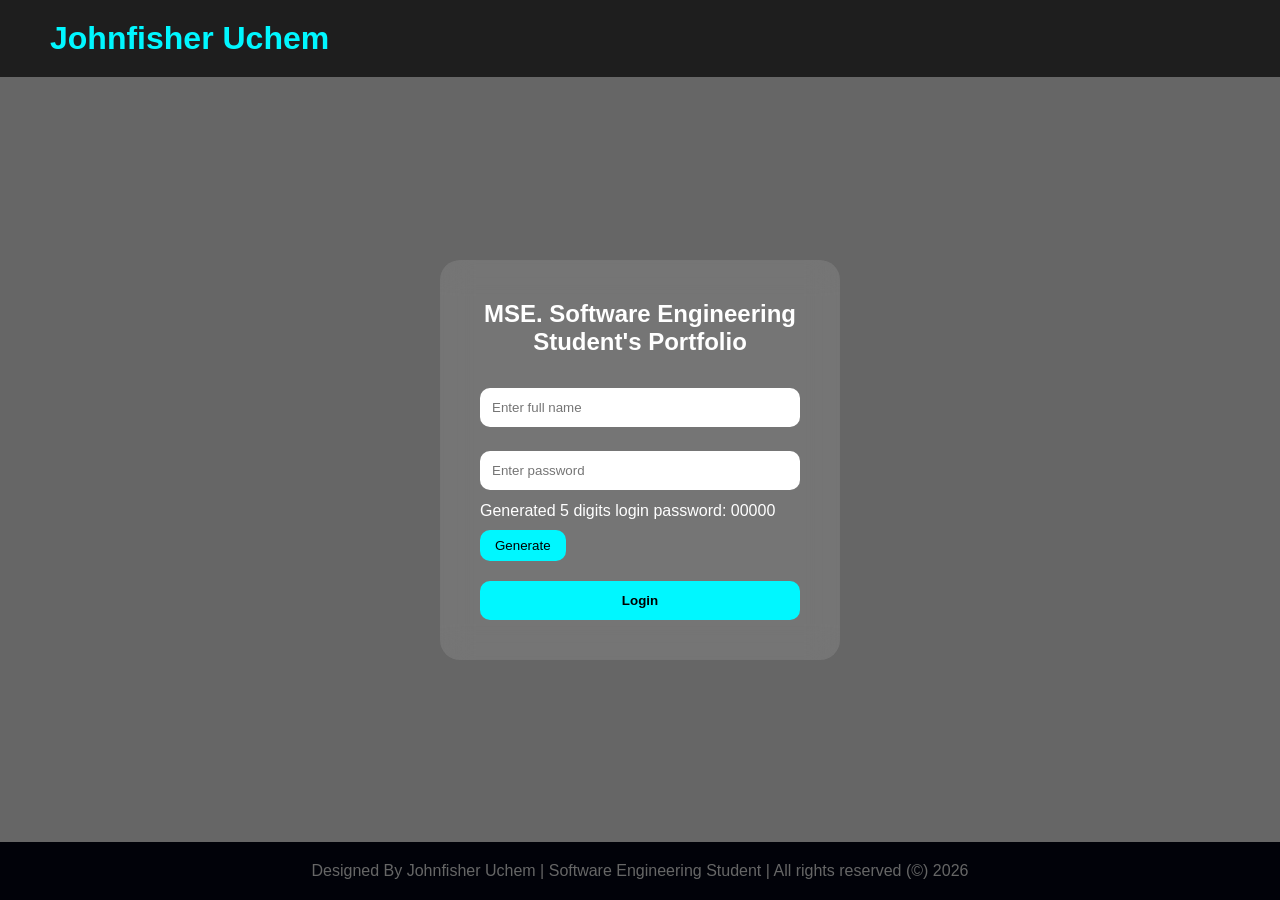
<file: index.html>
<!DOCTYPE html>
<html lang="en">

<head>
    <meta charset="UTF-8" />
    <meta name="viewport" content="width=device-width, initial-scale=1.0" />
    <title>Johnfisher Uchem | Home</title>
    <link rel="stylesheet" href="style.css" />
</head>

<body class="home-body">

    <header>
        <h1>Johnfisher Uchem</h1>
        <!-- 
        <nav>
            <a href="index.html">Home</a>
            <a href="about.html">About Me</a>
            <a href="projects.html">Projects</a>
            <a href="skills.html">Skills</a>
            <a href="contact.html">Contact</a>
        </nav>
        -->
    </header>

    <div class="overlay"></div>

    <main class="login-container">
        <form class="login-form" id="loginForm">
            <h2>MSE. Software Engineering Student's Portfolio</h2>

            <input type="text" id="fullname" placeholder="Enter full name" required />

            <input type="password" id="password" placeholder="Enter password" required />

            <p>Generated 5 digits login password:
                <span id="generatedPassword">00000</span>
            </p>
            <div class="password-box">
            <!--  <label>Generate Password</label>  -->
                <button type="button" onclick="generatePassword()">Generate</button>
            </div>

            <button type="submit" class="login-btn">Login</button>
        </form>
    </main>

    <footer>
        <p>Designed By Johnfisher Uchem | Software Engineering Student | All rights reserved  (©) 2026</p>
    </footer>

    <script src="script.js"></script>
</body>

</html>
</file>
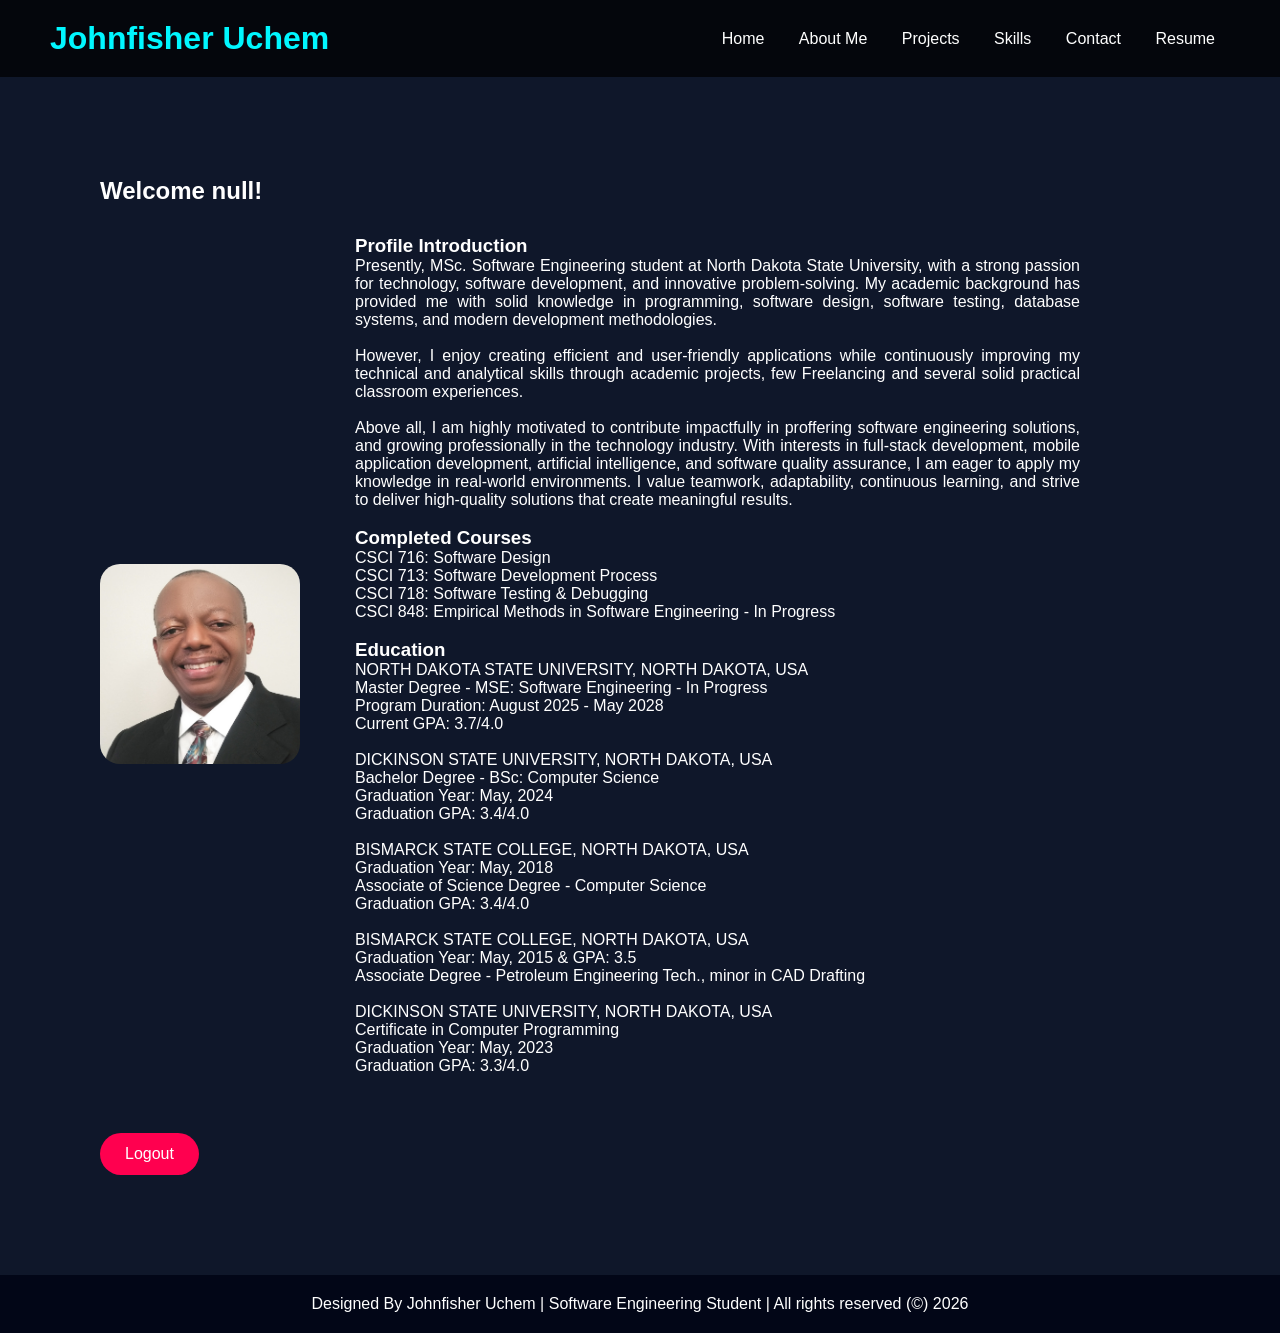
<file: about.html>
<!DOCTYPE html>
<html lang="en">

<head>
    <meta charset="UTF-8">
    <meta name="viewport" content="width=device-width, initial-scale=1.0">
    <title>About Me</title>
    <link rel="stylesheet" href="style.css">
</head>

<body>

    <header>
        <h1>Johnfisher Uchem</h1>

        <nav>
            <a href="index.html">Home</a>
            <a href="about.html">About Me</a>
            <a href="projects.html">Projects</a>
            <a href="skills.html">Skills</a>
            <a href="contact.html">Contact</a>
            <a href="C:\Users\uchej\Documents\GitHub\Gruaduate Portfolio\johnfisher\Resume.pdf" target="_blank">Resume</a>
        </nav>
    </header>
    <section class="page-section fade-in">
    <h2 id="welcomeText"></h2>

        <div class="about-container">

            <div class="profile-card floating">
                <img src="jfu.jpg" alt="Student Photo">
            </div>
            <div class="about-text">
                <h3>Profile Introduction</h3>
                <p>
                    Presently, MSc. Software Engineering student at North Dakota State University, with a strong passion
                    for technology, software development, and innovative problem-solving.
                    My academic background has provided me with solid knowledge in programming,
                    software design, software testing, database systems, and modern development methodologies.
                </p>
                <br>
                <p>However, I enjoy creating efficient and user-friendly applications while continuously
                    improving my technical and analytical skills through academic projects, few Freelancing and
                    several solid practical classroom experiences.
                </p>
                <br>
                <p>
                    Above all, I am highly motivated to contribute impactfully in proffering software engineering
                    solutions, and growing professionally in the technology industry. With interests in full-stack development,
                    mobile application development, artificial intelligence, and software quality assurance, I am eager to apply
                    my knowledge in real-world environments.
                    I value teamwork, adaptability, continuous learning, and strive to deliver high-quality
                    solutions that create meaningful results.
                </p>
                <br>
                
                <h3>Completed Courses</h3>
                <p>CSCI 716: Software Design</p>
                <p>CSCI 713: Software Development Process</p>
                <p>CSCI 718: Software Testing & Debugging</p>
                <p>CSCI 848: Empirical Methods in Software Engineering - In Progress</p>
                <br>
                <h3>Education</h3>
                <p>NORTH DAKOTA STATE UNIVERSITY, NORTH DAKOTA, USA</p>
                <p>Master Degree - MSE: Software Engineering - In Progress</p>
                <p>Program Duration: August 2025 - May 2028</p>
                <p>Current GPA: 3.7/4.0</p>
                <br>
                <p>DICKINSON STATE UNIVERSITY, NORTH DAKOTA, USA</p>
                <p>Bachelor Degree - BSc: Computer Science</p>
                <p>Graduation Year: May, 2024</p>
                <p>Graduation GPA: 3.4/4.0</p>
                <br>
                <p>BISMARCK STATE COLLEGE, NORTH DAKOTA, USA</p>
                <p>Graduation Year: May, 2018</p>
                <p>Associate of Science Degree - Computer Science</p>
                <p>Graduation GPA: 3.4/4.0</p>
                <br>
                <p>BISMARCK STATE COLLEGE, NORTH DAKOTA, USA</p>
                <p>Graduation Year: May, 2015 & GPA: 3.5</p>
                <p>Associate Degree - Petroleum Engineering Tech., minor in CAD Drafting</p>
                <br>
                <p> DICKINSON STATE UNIVERSITY, NORTH DAKOTA, USA</p>
                <p>Certificate in Computer Programming</p>
                <p>Graduation Year: May, 2023</p>
                <p>Graduation GPA: 3.3/4.0</p>
                <br>
      
            </div>

        </div>

        <a href="index.html" class="logout-btn">Logout</a>

    </section>

    <footer>
        <p>Designed By Johnfisher Uchem | Software Engineering Student | All rights reserved  (©) 2026</p>
    </footer>

    <script src="script.js"></script>
</body>

</html>
</file>
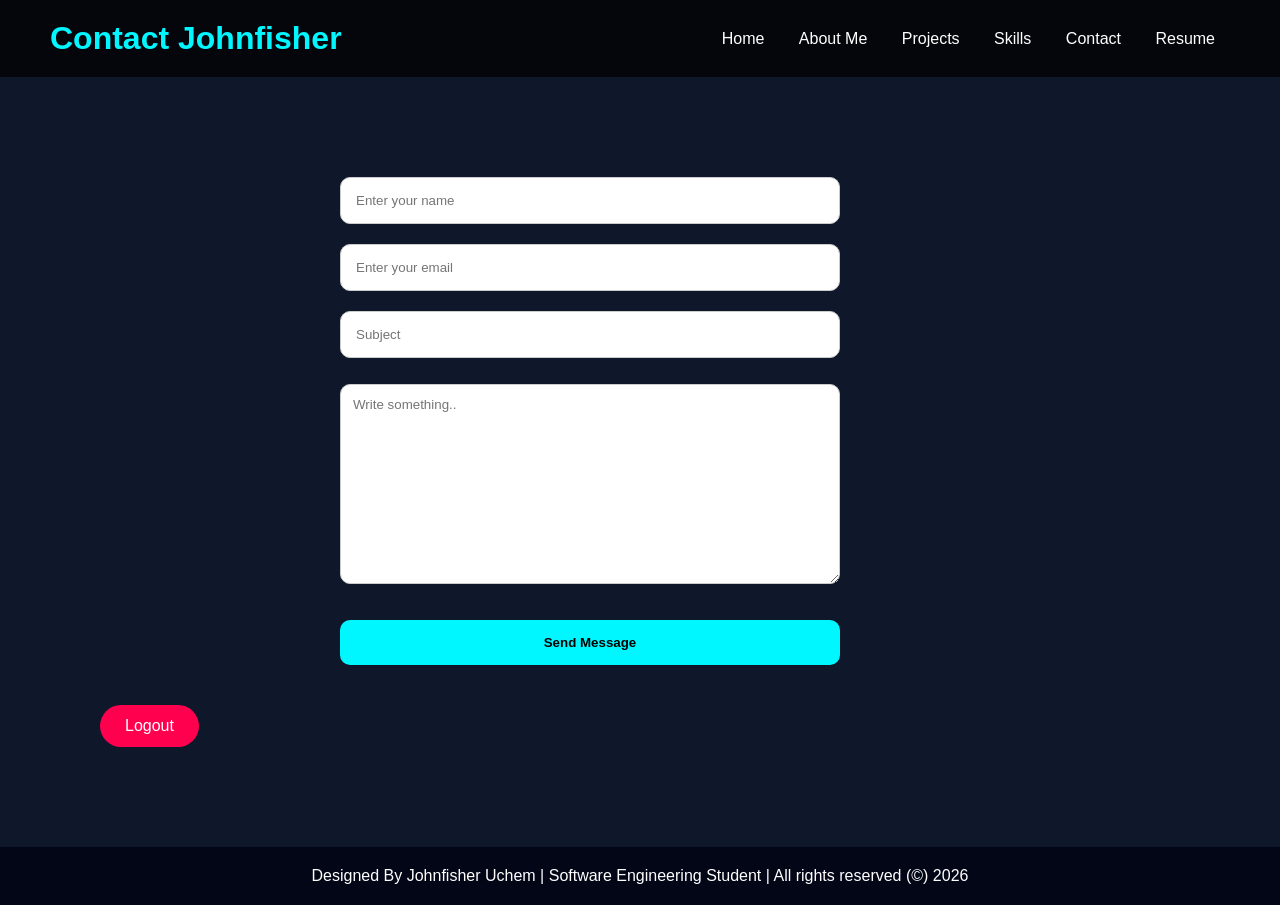
<file: contact.html>
<!DOCTYPE html>
<html lang="en">

<head>
    <meta charset="UTF-8">
    <meta name="viewport" content="width=device-width, initial-scale=1.0">
    <title>Contact</title>
    <link rel="stylesheet" href="style.css">
</head>

<body>

    <header>
        <h1>Contact Johnfisher</h1>

        <nav>
            <a href="index.html">Home</a>
            <a href="about.html">About Me</a>
            <a href="projects.html">Projects</a>
            <a href="skills.html">Skills</a>
            <a href="contact.html">Contact</a>
            <a href="Resume.pdf" target="_blank">Resume</a>
        </nav>
    </header>

    <section class="page-section">
        <!--  ><h2>Contact Johnfisher</h2> -->

        <form class="contact-form" action="mailto:uchejf@yahoo.com" method="POST" enctype="text/plain">

            <input type="text" placeholder="Enter your name" required>

            <input type="email" placeholder="Enter your email" required>

            <input type="text" name="Subject" placeholder="Subject" required>

            <!--  <textarea placeholder="Write your message"></textarea> -->
            <textarea id="subject" name="subject" placeholder="Write something.." style="height:200px"></textarea>

            <button type="submit">Send Message</button>

        </form>

        <a href="index.html" class="logout-btn">Logout</a>

    </section>

    <footer>
        <p>Designed By Johnfisher Uchem | Software Engineering Student | All rights reserved  (©) 2026</p>
    </footer>

</body>

</html>
</file>
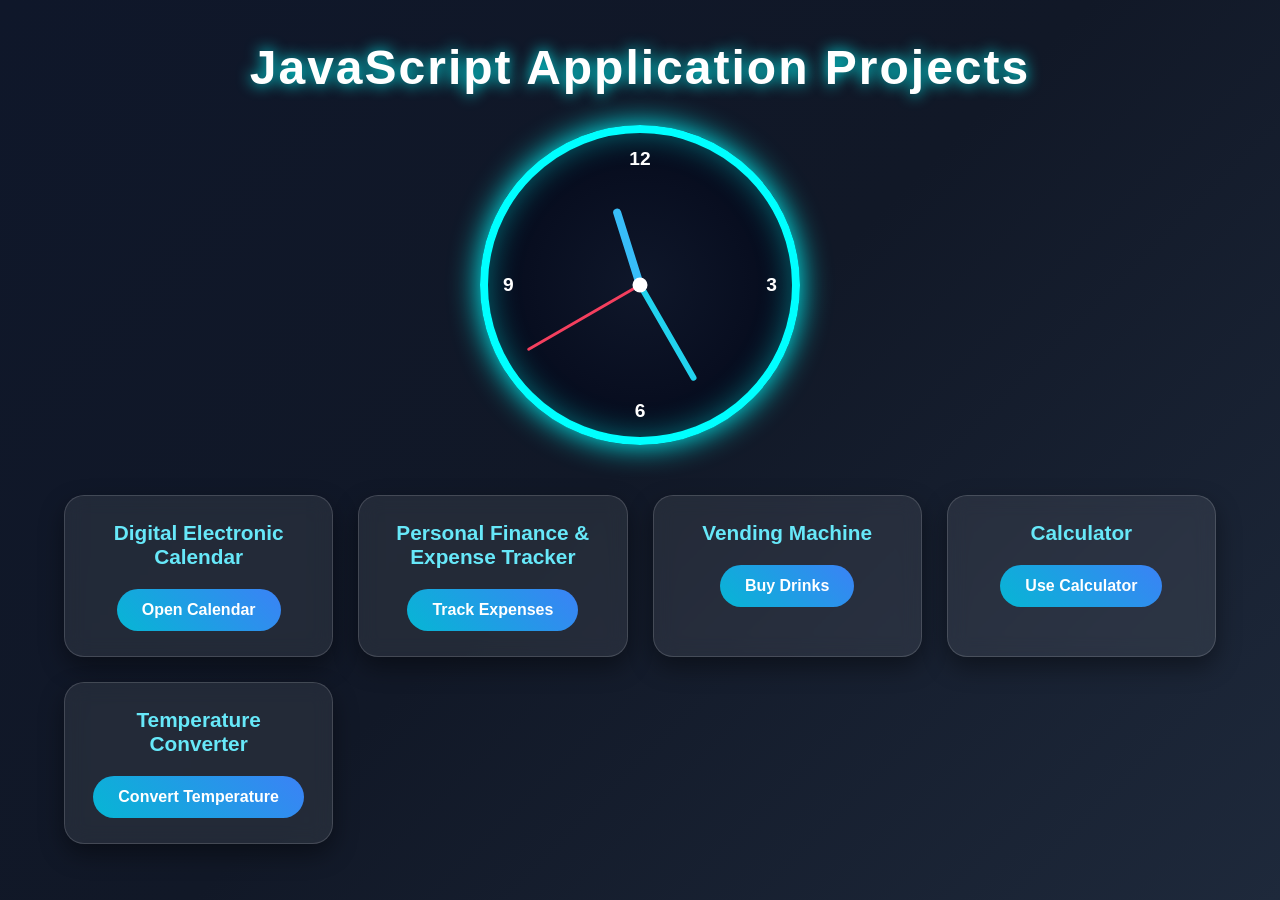
<file: JavaScript Projects.html>
<!DOCTYPE html>
<html lang="en">
<head>
<meta charset="UTF-8" />
<meta name="viewport" content="width=device-width, initial-scale=1.0"/>
<title>JavaScript Application Projects</title>

<style>
*{
    margin:0;
    padding:0;
    box-sizing:border-box;
    font-family: 'Segoe UI', sans-serif;
}

body{
    background: linear-gradient(135deg,#0f172a,#111827,#1e293b);
    min-height:100vh;
    color:white;
    overflow-x:hidden;
}

/* ================= HEADER ================= */

header{
    text-align:center;
    padding:40px 20px 10px;
}

header h1{
    font-size:3rem;
    margin-bottom:30px;
    color:#fff;
    letter-spacing:2px;
    text-shadow:0 0 15px cyan;
}

/* ================= CLOCK ================= */

.clock-container{
    display:flex;
    justify-content:center;
    margin-bottom:40px;
}

.clock{
    width:320px;
    height:320px;
    border-radius:50%;
    background: radial-gradient(circle,#0f172a,#020617);
    border:8px solid cyan;
    position:relative;
    box-shadow:
        0 0 30px cyan,
        inset 0 0 30px #00ffff66;
}

.clock-center{
    position:absolute;
    width:15px;
    height:15px;
    background:white;
    border-radius:50%;
    top:50%;
    left:50%;
    transform:translate(-50%,-50%);
    z-index:10;
}

.hand{
    position:absolute;
    bottom:50%;
    left:50%;
    transform-origin:bottom;
    transform:translateX(-50%) rotate(90deg);
    border-radius:10px;
}

.hour{
    width:8px;
    height:80px;
    background:#38bdf8;
}

.minute{
    width:6px;
    height:110px;
    background:#22d3ee;
}

.second{
    width:3px;
    height:130px;
    background:#f43f5e;
}

.number{
    position:absolute;
    color:white;
    font-size:1.2rem;
    font-weight:bold;
}

/* ================= PROJECTS ================= */

.projects{
    width:90%;
    max-width:1200px;
    margin:auto;
    display:grid;
    grid-template-columns:repeat(auto-fit,minmax(260px,1fr));
    gap:25px;
    padding-bottom:50px;
}

.card{
    background:rgba(255,255,255,0.08);
    backdrop-filter:blur(10px);
    border:1px solid rgba(255,255,255,0.15);
    border-radius:20px;
    padding:25px;
    text-align:center;
    transition:0.4s;
    box-shadow:0 10px 25px rgba(0,0,0,0.4);
}

.card:hover{
    transform:translateY(-10px) scale(1.03);
    box-shadow:0 0 25px cyan;
}

.card h2{
    margin-bottom:20px;
    font-size:1.3rem;
    color:#67e8f9;
}

.btn{
    padding:12px 25px;
    border:none;
    border-radius:30px;
    background:linear-gradient(45deg,#06b6d4,#3b82f6);
    color:white;
    font-size:1rem;
    cursor:pointer;
    transition:0.3s;
    font-weight:bold;
}

.btn:hover{
    transform:scale(1.05);
    background:linear-gradient(45deg,#3b82f6,#06b6d4);
}

/* ================= MODAL ================= */

.modal{
    display:none;
    position:fixed;
    z-index:1000;
    left:0;
    top:0;
    width:100%;
    height:100%;
    background:rgba(0,0,0,0.8);
    justify-content:center;
    align-items:center;
    padding:20px;
}

.modal-content{
    background:#0f172a;
    width:95%;
    max-width:900px;
    max-height:90vh;
    overflow:auto;
    border-radius:20px;
    padding:30px;
    position:relative;
    animation:popup 0.4s ease;
    border:2px solid cyan;
}

@keyframes popup{
    from{
        transform:scale(0.5);
        opacity:0;
    }
    to{
        transform:scale(1);
        opacity:1;
    }
}

.close{
    position:absolute;
    right:20px;
    top:15px;
    font-size:2rem;
    color:white;
    cursor:pointer;
}

input, select, textarea{
    width:100%;
    padding:12px;
    margin:10px 0;
    border:none;
    border-radius:10px;
    font-size:1rem;
}

textarea{
    resize:none;
    height:100px;
}

.action-btn{
    margin-top:10px;
    padding:10px 18px;
    border:none;
    border-radius:12px;
    background:#06b6d4;
    color:white;
    cursor:pointer;
    margin-right:10px;
    font-weight:bold;
}

.action-btn:hover{
    background:#0284c7;
}

.output{
    margin-top:15px;
    padding:15px;
    border-radius:12px;
    background:#1e293b;
}

.error{
    color:#f87171;
    margin-top:10px;
}

/* Calculator */

.calculator{
    width:320px;
    margin:auto;
    background:#111827;
    padding:20px;
    border-radius:20px;
    box-shadow:0 0 20px cyan;
}

.calculator-display{
    width:100%;
    height:70px;
    margin-bottom:15px;
    text-align:right;
    font-size:2rem;
    padding:10px;
    border:none;
    border-radius:10px;
    background:#e2e8f0;
    color:black;
}

.calc-buttons{
    display:grid;
    grid-template-columns:repeat(4,1fr);
    gap:10px;
}

.calc-buttons button{
    height:60px;
    font-size:1.3rem;
    border:none;
    border-radius:12px;
    cursor:pointer;
    background:#334155;
    color:white;
}

.calc-buttons button:hover{
    background:#0ea5e9;
}

/* Calendar */

.calendar-grid{
    display:grid;
    grid-template-columns:repeat(7,1fr);
    gap:5px;
    margin-top:15px;
}

.calendar-day{
    background:#1e293b;
    padding:12px;
    text-align:center;
    border-radius:8px;
}

.note-display{
    margin-top:20px;
}

@media(max-width:768px){
    header h1{
        font-size:2rem;
    }

    .clock{
        width:250px;
        height:250px;
    }
}
</style>
</head>

<body>

<header>
    <h1>JavaScript Application Projects</h1>

    <!-- CLOCK -->
    <div class="clock-container">
        <div class="clock">
            <div class="hand hour" id="hourHand"></div>
            <div class="hand minute" id="minuteHand"></div>
            <div class="hand second" id="secondHand"></div>
            <div class="clock-center"></div>

            <div class="number" style="top:15px; left:50%; transform:translateX(-50%)">12</div>
            <div class="number" style="top:50%; right:15px; transform:translateY(-50%)">3</div>
            <div class="number" style="bottom:15px; left:50%; transform:translateX(-50%)">6</div>
            <div class="number" style="top:50%; left:15px; transform:translateY(-50%)">9</div>
        </div>
    </div>
</header>

<!-- PROJECTS -->

<section class="projects">

    <div class="card">
        <h2>Digital Electronic Calendar</h2>
        <button class="btn" onclick="openModal('calendarModal')">Open Calendar</button>
    </div>

    <div class="card">
        <h2>Personal Finance & Expense Tracker</h2>
        <button class="btn" onclick="openModal('expenseModal')">Track Expenses</button>
    </div>

    <div class="card">
        <h2>Vending Machine</h2>
        <button class="btn" onclick="openModal('vendingModal')">Buy Drinks</button>
    </div>

    <div class="card">
        <h2>Calculator</h2>
        <button class="btn" onclick="openModal('calculatorModal')">Use Calculator</button>
    </div>

    <div class="card">
        <h2>Temperature Converter</h2>
        <button class="btn" onclick="openModal('tempModal')">Convert Temperature</button>
    </div>

</section>

<!-- ================= CALENDAR MODAL ================= -->

<div class="modal" id="calendarModal">
<div class="modal-content">
<span class="close" onclick="closeModal('calendarModal')">&times;</span>

<h2>Digital Electronic Calendar</h2>

<select id="yearSelect">
    <option value="">Select Year</option>
    <option>2026</option>
    <option>2027</option>
</select>

<select id="monthSelect">
    <option value="">Select Month</option>
</select>

<input type="number" id="dayInput" placeholder="Enter Day">

<textarea id="calendarNote" placeholder="Write notes..."></textarea>

<button class="action-btn" onclick="saveNote()">Save Note</button>
<button class="action-btn" onclick="clearCalendar()">Clear</button>

<div class="error" id="calendarError"></div>

<div class="note-display output" id="savedNotes"></div>

<div class="calendar-grid" id="calendarGrid"></div>

</div>
</div>

<!-- ================= EXPENSE TRACKER ================= -->

<div class="modal" id="expenseModal">
<div class="modal-content">
<span class="close" onclick="closeModal('expenseModal')">&times;</span>

<h2>Personal Finance & Expense Tracker</h2>

<input type="text" id="expenseName" placeholder="Expense Name">
<input type="number" id="expenseAmount" placeholder="Expense Amount">
<input type="date" id="expenseDate">

<button class="action-btn" onclick="addExpense()">Add Expense</button>
<button class="action-btn" onclick="clearExpenses()">Clear All</button>

<div class="output" id="expenseList"></div>
<div class="output" id="totalExpense">Total Expenses: $0</div>

</div>
</div>

<!-- ================= VENDING MACHINE ================= -->

<div class="modal" id="vendingModal">
<div class="modal-content">
<span class="close" onclick="closeModal('vendingModal')">&times;</span>

<h2>Vending Machine</h2>

<div class="output">
<p>Coke = $2.00</p>
<p>Sprite = $2.00</p>
<p>Bottle Water = $2.50</p>
</div>

<select id="drinkSelect">
    <option value="">Select Drink</option>
    <option value="2">Coke</option>
    <option value="2">Sprite</option>
    <option value="2.5">Bottle Water</option>
</select>

<input type="number" id="moneyInput" placeholder="Insert Money">

<button class="action-btn" onclick="buyDrink()">Buy</button>
<button class="action-btn" onclick="clearVending()">Clear</button>

<div class="output" id="vendingOutput"></div>
<div class="error" id="vendingError"></div>

</div>
</div>

<!-- ================= CALCULATOR ================= -->

<div class="modal" id="calculatorModal">
<div class="modal-content">
<span class="close" onclick="closeModal('calculatorModal')">&times;</span>

<h2>Calculator</h2>

<div class="calculator">
<input type="text" id="calcDisplay" class="calculator-display" readonly>

<div class="calc-buttons">
<button onclick="appendCalc('7')">7</button>
<button onclick="appendCalc('8')">8</button>
<button onclick="appendCalc('9')">9</button>
<button onclick="appendCalc('/')">÷</button>

<button onclick="appendCalc('4')">4</button>
<button onclick="appendCalc('5')">5</button>
<button onclick="appendCalc('6')">6</button>
<button onclick="appendCalc('*')">×</button>

<button onclick="appendCalc('1')">1</button>
<button onclick="appendCalc('2')">2</button>
<button onclick="appendCalc('3')">3</button>
<button onclick="appendCalc('-')">-</button>

<button onclick="appendCalc('0')">0</button>
<button onclick="appendCalc('.')">.</button>
<button onclick="calculate()">=</button>
<button onclick="appendCalc('+')">+</button>
</div>

<button class="action-btn" onclick="clearCalc()">Clear</button>

<div class="error" id="calcError"></div>

</div>
</div>
</div>

<!-- ================= TEMPERATURE CONVERTER ================= -->

<div class="modal" id="tempModal">
<div class="modal-content">
<span class="close" onclick="closeModal('tempModal')">&times;</span>

<h2>Temperature Converter</h2>

<input type="number" id="tempInput" placeholder="Enter Temperature">

<select id="conversionType">
<option value="fToC">Fahrenheit to Celsius</option>
<option value="cToF">Celsius to Fahrenheit</option>
</select>

<button class="action-btn" onclick="convertTemp()">Convert</button>
<button class="action-btn" onclick="clearTemp()">Clear</button>

<div class="output" id="tempOutput"></div>
<div class="error" id="tempError"></div>

</div>
</div>

<script>

/* ================= CLOCK ================= */

function updateClock(){
    const now = new Date();

    const hour = now.getHours();
    const minute = now.getMinutes();
    const second = now.getSeconds();

    const hourDeg = (hour % 12) * 30 + minute * 0.5;
    const minuteDeg = minute * 6;
    const secondDeg = second * 6;

    document.getElementById("hourHand").style.transform =
        `translateX(-50%) rotate(${hourDeg}deg)`;

    document.getElementById("minuteHand").style.transform =
        `translateX(-50%) rotate(${minuteDeg}deg)`;

    document.getElementById("secondHand").style.transform =
        `translateX(-50%) rotate(${secondDeg}deg)`;
}

setInterval(updateClock,1000);
updateClock();

/* ================= MODAL ================= */

function openModal(id){
    document.getElementById(id).style.display="flex";
}

function closeModal(id){
    document.getElementById(id).style.display="none";
}

/* ================= CALENDAR ================= */

const months = [
"January","February","March","April","May","June",
"July","August","September","October","November","December"
];

const monthSelect = document.getElementById("monthSelect");

months.forEach((month,index)=>{
    const option=document.createElement("option");
    option.value=index;
    option.textContent=month;
    monthSelect.appendChild(option);
});

monthSelect.addEventListener("change", generateCalendar);

function generateCalendar(){
    const month = parseInt(monthSelect.value);
    const year = parseInt(document.getElementById("yearSelect").value);

    if(isNaN(month) || isNaN(year)) return;

    const days = new Date(year, month+1,0).getDate();

    const grid = document.getElementById("calendarGrid");
    grid.innerHTML="";

    for(let i=1;i<=days;i++){
        const div=document.createElement("div");
        div.className="calendar-day";
        div.textContent=i;
        grid.appendChild(div);
    }
}

function saveNote(){
    const year=document.getElementById("yearSelect").value;
    const month=monthSelect.options[monthSelect.selectedIndex].text;
    const day=document.getElementById("dayInput").value;
    const note=document.getElementById("calendarNote").value;
    const error=document.getElementById("calendarError");

    error.textContent="";

    if(!year || !day || !note){
        error.textContent="Please enter valid date and note.";
        return;
    }

    const notes=document.getElementById("savedNotes");

    notes.innerHTML += `
        <p><strong>${month} ${day}, ${year}</strong>: ${note}</p>
    `;
}

function clearCalendar(){
    document.getElementById("calendarNote").value="";
    document.getElementById("dayInput").value="";
    document.getElementById("savedNotes").innerHTML="";
    document.getElementById("calendarError").textContent="";
}

/* ================= EXPENSE TRACKER ================= */

let expenses = JSON.parse(localStorage.getItem("expenses")) || [];

function renderExpenses(){
    const list=document.getElementById("expenseList");
    const total=document.getElementById("totalExpense");

    list.innerHTML="";

    let sum=0;

    expenses.forEach(exp=>{
        sum += exp.amount;

        list.innerHTML += `
        <p>${exp.name} - $${exp.amount} - ${exp.date}</p>
        `;
    });

    total.innerHTML=`Total Expenses: $${sum.toFixed(2)}`;

    localStorage.setItem("expenses", JSON.stringify(expenses));
}

function addExpense(){
    const name=document.getElementById("expenseName").value;
    const amount=parseFloat(document.getElementById("expenseAmount").value);
    const date=document.getElementById("expenseDate").value;

    if(!name || isNaN(amount) || !date){
        alert("Please enter valid expense information.");
        return;
    }

    expenses.push({name, amount, date});
    renderExpenses();

    document.getElementById("expenseName").value="";
    document.getElementById("expenseAmount").value="";
    document.getElementById("expenseDate").value="";
}

function clearExpenses(){
    expenses=[];
    localStorage.removeItem("expenses");
    renderExpenses();
}

renderExpenses();

/* ================= VENDING MACHINE ================= */

function buyDrink(){
    const drink=document.getElementById("drinkSelect");
    const price=parseFloat(drink.value);
    const drinkName=drink.options[drink.selectedIndex].text;
    const money=parseFloat(document.getElementById("moneyInput").value);

    const output=document.getElementById("vendingOutput");
    const error=document.getElementById("vendingError");

    output.innerHTML="";
    error.innerHTML="";

    if(isNaN(price) || isNaN(money)){
        error.innerHTML="Please enter valid input.";
        return;
    }

    if(money < price){
        error.innerHTML="Insufficient amount entered.";
        return;
    }

    const balance=(money-price).toFixed(2);

    output.innerHTML=`
    <p>You bought ${drinkName}</p>
    <p>Balance: $${balance}</p>
    <p>Thank you for your purchase!</p>
    `;
}

function clearVending(){
    document.getElementById("moneyInput").value="";
    document.getElementById("vendingOutput").innerHTML="";
    document.getElementById("vendingError").innerHTML="";
}

/* ================= CALCULATOR ================= */

function appendCalc(value){
    document.getElementById("calcDisplay").value += value;
}

function calculate(){
    const display=document.getElementById("calcDisplay");

    try{
        display.value=eval(display.value);
        document.getElementById("calcError").innerHTML="";
    }
    catch{
        document.getElementById("calcError").innerHTML="Invalid input!";
    }
}

function clearCalc(){
    document.getElementById("calcDisplay").value="";
    document.getElementById("calcError").innerHTML="";
}

/* ================= TEMPERATURE ================= */

function convertTemp(){
    const temp=parseFloat(document.getElementById("tempInput").value);
    const type=document.getElementById("conversionType").value;

    const output=document.getElementById("tempOutput");
    const error=document.getElementById("tempError");

    output.innerHTML="";
    error.innerHTML="";

    if(isNaN(temp)){
        error.innerHTML="Please enter valid temperature.";
        return;
    }

    let result;

    if(type==="fToC"){
        result=((temp-32)*5/9).toFixed(2);
        output.innerHTML=`${temp}°F = ${result}°C`;
    }else{
        result=((temp*9/5)+32).toFixed(2);
        output.innerHTML=`${temp}°C = ${result}°F`;
    }
}

function clearTemp(){
    document.getElementById("tempInput").value="";
    document.getElementById("tempOutput").innerHTML="";
    document.getElementById("tempError").innerHTML="";
}

</script>

</body>
</html>
</file>
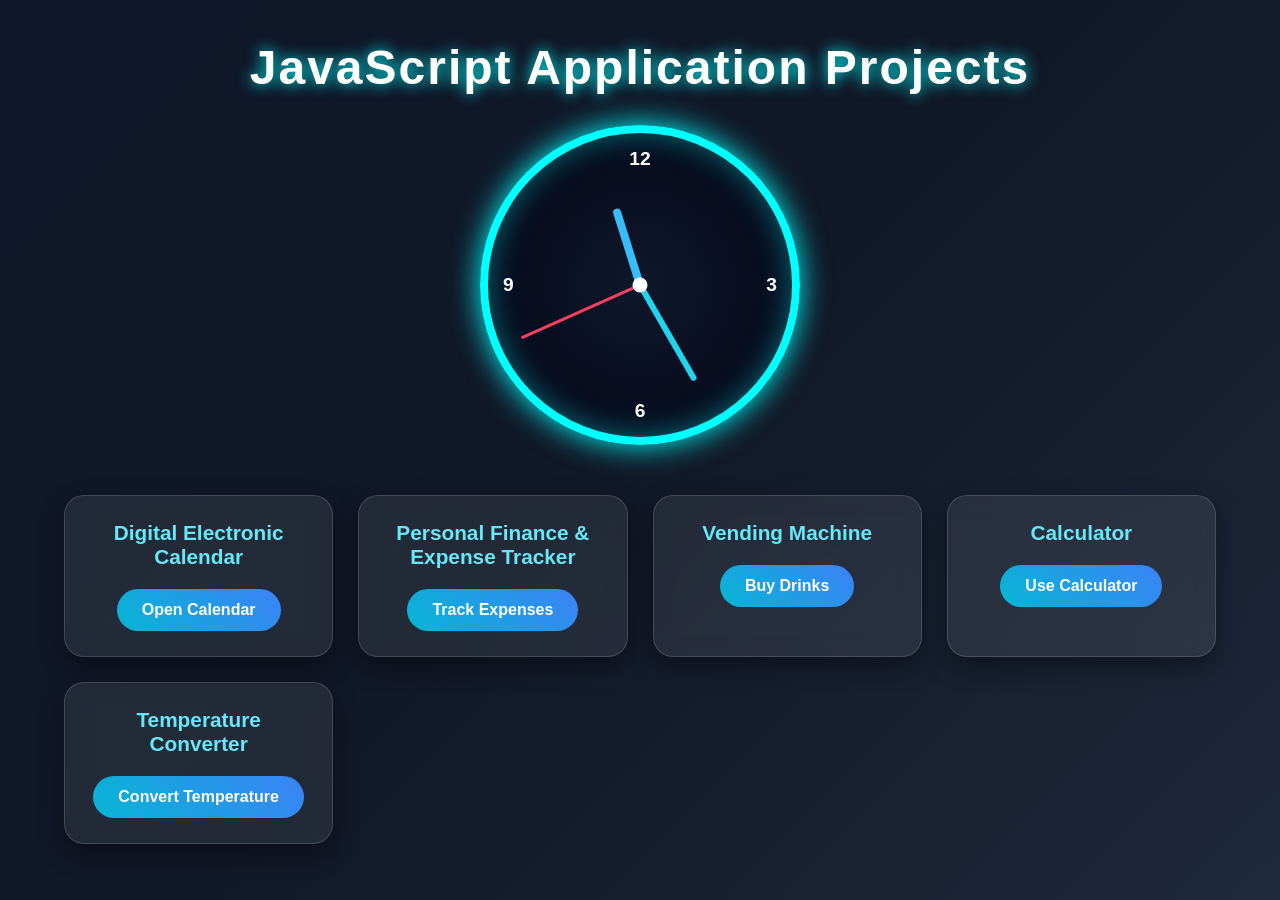
<file: JavaScript Ptojects.html>
<!DOCTYPE html>
<html lang="en">
<head>
<meta charset="UTF-8" />
<meta name="viewport" content="width=device-width, initial-scale=1.0"/>
<title>JavaScript Application Projects</title>

<style>
*{
    margin:0;
    padding:0;
    box-sizing:border-box;
    font-family: 'Segoe UI', sans-serif;
}

body{
    background: linear-gradient(135deg,#0f172a,#111827,#1e293b);
    min-height:100vh;
    color:white;
    overflow-x:hidden;
}

/* ================= HEADER ================= */

header{
    text-align:center;
    padding:40px 20px 10px;
}

header h1{
    font-size:3rem;
    margin-bottom:30px;
    color:#fff;
    letter-spacing:2px;
    text-shadow:0 0 15px cyan;
}

/* ================= CLOCK ================= */

.clock-container{
    display:flex;
    justify-content:center;
    margin-bottom:40px;
}

.clock{
    width:320px;
    height:320px;
    border-radius:50%;
    background: radial-gradient(circle,#0f172a,#020617);
    border:8px solid cyan;
    position:relative;
    box-shadow:
        0 0 30px cyan,
        inset 0 0 30px #00ffff66;
}

.clock-center{
    position:absolute;
    width:15px;
    height:15px;
    background:white;
    border-radius:50%;
    top:50%;
    left:50%;
    transform:translate(-50%,-50%);
    z-index:10;
}

.hand{
    position:absolute;
    bottom:50%;
    left:50%;
    transform-origin:bottom;
    transform:translateX(-50%) rotate(90deg);
    border-radius:10px;
}

.hour{
    width:8px;
    height:80px;
    background:#38bdf8;
}

.minute{
    width:6px;
    height:110px;
    background:#22d3ee;
}

.second{
    width:3px;
    height:130px;
    background:#f43f5e;
}

.number{
    position:absolute;
    color:white;
    font-size:1.2rem;
    font-weight:bold;
}

/* ================= PROJECTS ================= */

.projects{
    width:90%;
    max-width:1200px;
    margin:auto;
    display:grid;
    grid-template-columns:repeat(auto-fit,minmax(260px,1fr));
    gap:25px;
    padding-bottom:50px;
}

.card{
    background:rgba(255,255,255,0.08);
    backdrop-filter:blur(10px);
    border:1px solid rgba(255,255,255,0.15);
    border-radius:20px;
    padding:25px;
    text-align:center;
    transition:0.4s;
    box-shadow:0 10px 25px rgba(0,0,0,0.4);
}

.card:hover{
    transform:translateY(-10px) scale(1.03);
    box-shadow:0 0 25px cyan;
}

.card h2{
    margin-bottom:20px;
    font-size:1.3rem;
    color:#67e8f9;
}

.btn{
    padding:12px 25px;
    border:none;
    border-radius:30px;
    background:linear-gradient(45deg,#06b6d4,#3b82f6);
    color:white;
    font-size:1rem;
    cursor:pointer;
    transition:0.3s;
    font-weight:bold;
}

.btn:hover{
    transform:scale(1.05);
    background:linear-gradient(45deg,#3b82f6,#06b6d4);
}

/* ================= MODAL ================= */

.modal{
    display:none;
    position:fixed;
    z-index:1000;
    left:0;
    top:0;
    width:100%;
    height:100%;
    background:rgba(0,0,0,0.8);
    justify-content:center;
    align-items:center;
    padding:20px;
}

.modal-content{
    background:#0f172a;
    width:95%;
    max-width:900px;
    max-height:90vh;
    overflow:auto;
    border-radius:20px;
    padding:30px;
    position:relative;
    animation:popup 0.4s ease;
    border:2px solid cyan;
}

@keyframes popup{
    from{
        transform:scale(0.5);
        opacity:0;
    }
    to{
        transform:scale(1);
        opacity:1;
    }
}

.close{
    position:absolute;
    right:20px;
    top:15px;
    font-size:2rem;
    color:white;
    cursor:pointer;
}

input, select, textarea{
    width:100%;
    padding:12px;
    margin:10px 0;
    border:none;
    border-radius:10px;
    font-size:1rem;
}

textarea{
    resize:none;
    height:100px;
}

.action-btn{
    margin-top:10px;
    padding:10px 18px;
    border:none;
    border-radius:12px;
    background:#06b6d4;
    color:white;
    cursor:pointer;
    margin-right:10px;
    font-weight:bold;
}

.action-btn:hover{
    background:#0284c7;
}

.output{
    margin-top:15px;
    padding:15px;
    border-radius:12px;
    background:#1e293b;
}

.error{
    color:#f87171;
    margin-top:10px;
}

/* Calculator */

.calculator{
    width:320px;
    margin:auto;
    background:#111827;
    padding:20px;
    border-radius:20px;
    box-shadow:0 0 20px cyan;
}

.calculator-display{
    width:100%;
    height:70px;
    margin-bottom:15px;
    text-align:right;
    font-size:2rem;
    padding:10px;
    border:none;
    border-radius:10px;
    background:#e2e8f0;
    color:black;
}

.calc-buttons{
    display:grid;
    grid-template-columns:repeat(4,1fr);
    gap:10px;
}

.calc-buttons button{
    height:60px;
    font-size:1.3rem;
    border:none;
    border-radius:12px;
    cursor:pointer;
    background:#334155;
    color:white;
}

.calc-buttons button:hover{
    background:#0ea5e9;
}

/* Calendar */

.calendar-grid{
    display:grid;
    grid-template-columns:repeat(7,1fr);
    gap:5px;
    margin-top:15px;
}

.calendar-day{
    background:#1e293b;
    padding:12px;
    text-align:center;
    border-radius:8px;
}

.note-display{
    margin-top:20px;
}

@media(max-width:768px){
    header h1{
        font-size:2rem;
    }

    .clock{
        width:250px;
        height:250px;
    }
}
</style>
</head>

<body>

<header>
    <h1>JavaScript Application Projects</h1>

    <!-- CLOCK -->
    <div class="clock-container">
        <div class="clock">
            <div class="hand hour" id="hourHand"></div>
            <div class="hand minute" id="minuteHand"></div>
            <div class="hand second" id="secondHand"></div>
            <div class="clock-center"></div>

            <div class="number" style="top:15px; left:50%; transform:translateX(-50%)">12</div>
            <div class="number" style="top:50%; right:15px; transform:translateY(-50%)">3</div>
            <div class="number" style="bottom:15px; left:50%; transform:translateX(-50%)">6</div>
            <div class="number" style="top:50%; left:15px; transform:translateY(-50%)">9</div>
        </div>
    </div>
</header>

<!-- PROJECTS -->

<section class="projects">

    <div class="card">
        <h2>Digital Electronic Calendar</h2>
        <button class="btn" onclick="openModal('calendarModal')">Open Calendar</button>
    </div>

    <div class="card">
        <h2>Personal Finance & Expense Tracker</h2>
        <button class="btn" onclick="openModal('expenseModal')">Track Expenses</button>
    </div>

    <div class="card">
        <h2>Vending Machine</h2>
        <button class="btn" onclick="openModal('vendingModal')">Buy Drinks</button>
    </div>

    <div class="card">
        <h2>Calculator</h2>
        <button class="btn" onclick="openModal('calculatorModal')">Use Calculator</button>
    </div>

    <div class="card">
        <h2>Temperature Converter</h2>
        <button class="btn" onclick="openModal('tempModal')">Convert Temperature</button>
    </div>

</section>

<!-- ================= CALENDAR MODAL ================= -->

<div class="modal" id="calendarModal">
<div class="modal-content">
<span class="close" onclick="closeModal('calendarModal')">&times;</span>

<h2>Digital Electronic Calendar</h2>

<select id="yearSelect">
    <option value="">Select Year</option>
    <option>2026</option>
    <option>2027</option>
</select>

<select id="monthSelect">
    <option value="">Select Month</option>
</select>

<input type="number" id="dayInput" placeholder="Enter Day">

<textarea id="calendarNote" placeholder="Write notes..."></textarea>

<button class="action-btn" onclick="saveNote()">Save Note</button>
<button class="action-btn" onclick="clearCalendar()">Clear</button>

<div class="error" id="calendarError"></div>

<div class="note-display output" id="savedNotes"></div>

<div class="calendar-grid" id="calendarGrid"></div>

</div>
</div>

<!-- ================= EXPENSE TRACKER ================= -->

<div class="modal" id="expenseModal">
<div class="modal-content">
<span class="close" onclick="closeModal('expenseModal')">&times;</span>

<h2>Personal Finance & Expense Tracker</h2>

<input type="text" id="expenseName" placeholder="Expense Name">
<input type="number" id="expenseAmount" placeholder="Expense Amount">
<input type="date" id="expenseDate">

<button class="action-btn" onclick="addExpense()">Add Expense</button>
<button class="action-btn" onclick="clearExpenses()">Clear All</button>

<div class="output" id="expenseList"></div>
<div class="output" id="totalExpense">Total Expenses: $0</div>

</div>
</div>

<!-- ================= VENDING MACHINE ================= -->

<div class="modal" id="vendingModal">
<div class="modal-content">
<span class="close" onclick="closeModal('vendingModal')">&times;</span>

<h2>Vending Machine</h2>

<div class="output">
<p>Coke = $2.00</p>
<p>Sprite = $2.00</p>
<p>Bottle Water = $2.50</p>
</div>

<select id="drinkSelect">
    <option value="">Select Drink</option>
    <option value="2">Coke</option>
    <option value="2">Sprite</option>
    <option value="2.5">Bottle Water</option>
</select>

<input type="number" id="moneyInput" placeholder="Insert Money">

<button class="action-btn" onclick="buyDrink()">Buy</button>
<button class="action-btn" onclick="clearVending()">Clear</button>

<div class="output" id="vendingOutput"></div>
<div class="error" id="vendingError"></div>

</div>
</div>

<!-- ================= CALCULATOR ================= -->

<div class="modal" id="calculatorModal">
<div class="modal-content">
<span class="close" onclick="closeModal('calculatorModal')">&times;</span>

<h2>Calculator</h2>

<div class="calculator">
<input type="text" id="calcDisplay" class="calculator-display" readonly>

<div class="calc-buttons">
<button onclick="appendCalc('7')">7</button>
<button onclick="appendCalc('8')">8</button>
<button onclick="appendCalc('9')">9</button>
<button onclick="appendCalc('/')">÷</button>

<button onclick="appendCalc('4')">4</button>
<button onclick="appendCalc('5')">5</button>
<button onclick="appendCalc('6')">6</button>
<button onclick="appendCalc('*')">×</button>

<button onclick="appendCalc('1')">1</button>
<button onclick="appendCalc('2')">2</button>
<button onclick="appendCalc('3')">3</button>
<button onclick="appendCalc('-')">-</button>

<button onclick="appendCalc('0')">0</button>
<button onclick="appendCalc('.')">.</button>
<button onclick="calculate()">=</button>
<button onclick="appendCalc('+')">+</button>
</div>

<button class="action-btn" onclick="clearCalc()">Clear</button>

<div class="error" id="calcError"></div>

</div>
</div>
</div>

<!-- ================= TEMPERATURE CONVERTER ================= -->

<div class="modal" id="tempModal">
<div class="modal-content">
<span class="close" onclick="closeModal('tempModal')">&times;</span>

<h2>Temperature Converter</h2>

<input type="number" id="tempInput" placeholder="Enter Temperature">

<select id="conversionType">
<option value="fToC">Fahrenheit to Celsius</option>
<option value="cToF">Celsius to Fahrenheit</option>
</select>

<button class="action-btn" onclick="convertTemp()">Convert</button>
<button class="action-btn" onclick="clearTemp()">Clear</button>

<div class="output" id="tempOutput"></div>
<div class="error" id="tempError"></div>

</div>
</div>

<script>

/* ================= CLOCK ================= */

function updateClock(){
    const now = new Date();

    const hour = now.getHours();
    const minute = now.getMinutes();
    const second = now.getSeconds();

    const hourDeg = (hour % 12) * 30 + minute * 0.5;
    const minuteDeg = minute * 6;
    const secondDeg = second * 6;

    document.getElementById("hourHand").style.transform =
        `translateX(-50%) rotate(${hourDeg}deg)`;

    document.getElementById("minuteHand").style.transform =
        `translateX(-50%) rotate(${minuteDeg}deg)`;

    document.getElementById("secondHand").style.transform =
        `translateX(-50%) rotate(${secondDeg}deg)`;
}

setInterval(updateClock,1000);
updateClock();

/* ================= MODAL ================= */

function openModal(id){
    document.getElementById(id).style.display="flex";
}

function closeModal(id){
    document.getElementById(id).style.display="none";
}

/* ================= CALENDAR ================= */

const months = [
"January","February","March","April","May","June",
"July","August","September","October","November","December"
];

const monthSelect = document.getElementById("monthSelect");

months.forEach((month,index)=>{
    const option=document.createElement("option");
    option.value=index;
    option.textContent=month;
    monthSelect.appendChild(option);
});

monthSelect.addEventListener("change", generateCalendar);

function generateCalendar(){
    const month = parseInt(monthSelect.value);
    const year = parseInt(document.getElementById("yearSelect").value);

    if(isNaN(month) || isNaN(year)) return;

    const days = new Date(year, month+1,0).getDate();

    const grid = document.getElementById("calendarGrid");
    grid.innerHTML="";

    for(let i=1;i<=days;i++){
        const div=document.createElement("div");
        div.className="calendar-day";
        div.textContent=i;
        grid.appendChild(div);
    }
}

function saveNote(){
    const year=document.getElementById("yearSelect").value;
    const month=monthSelect.options[monthSelect.selectedIndex].text;
    const day=document.getElementById("dayInput").value;
    const note=document.getElementById("calendarNote").value;
    const error=document.getElementById("calendarError");

    error.textContent="";

    if(!year || !day || !note){
        error.textContent="Please enter valid date and note.";
        return;
    }

    const notes=document.getElementById("savedNotes");

    notes.innerHTML += `
        <p><strong>${month} ${day}, ${year}</strong>: ${note}</p>
    `;
}

function clearCalendar(){
    document.getElementById("calendarNote").value="";
    document.getElementById("dayInput").value="";
    document.getElementById("savedNotes").innerHTML="";
    document.getElementById("calendarError").textContent="";
}

/* ================= EXPENSE TRACKER ================= */

let expenses = JSON.parse(localStorage.getItem("expenses")) || [];

function renderExpenses(){
    const list=document.getElementById("expenseList");
    const total=document.getElementById("totalExpense");

    list.innerHTML="";

    let sum=0;

    expenses.forEach(exp=>{
        sum += exp.amount;

        list.innerHTML += `
        <p>${exp.name} - $${exp.amount} - ${exp.date}</p>
        `;
    });

    total.innerHTML=`Total Expenses: $${sum.toFixed(2)}`;

    localStorage.setItem("expenses", JSON.stringify(expenses));
}

function addExpense(){
    const name=document.getElementById("expenseName").value;
    const amount=parseFloat(document.getElementById("expenseAmount").value);
    const date=document.getElementById("expenseDate").value;

    if(!name || isNaN(amount) || !date){
        alert("Please enter valid expense information.");
        return;
    }

    expenses.push({name, amount, date});
    renderExpenses();

    document.getElementById("expenseName").value="";
    document.getElementById("expenseAmount").value="";
    document.getElementById("expenseDate").value="";
}

function clearExpenses(){
    expenses=[];
    localStorage.removeItem("expenses");
    renderExpenses();
}

renderExpenses();

/* ================= VENDING MACHINE ================= */

function buyDrink(){
    const drink=document.getElementById("drinkSelect");
    const price=parseFloat(drink.value);
    const drinkName=drink.options[drink.selectedIndex].text;
    const money=parseFloat(document.getElementById("moneyInput").value);

    const output=document.getElementById("vendingOutput");
    const error=document.getElementById("vendingError");

    output.innerHTML="";
    error.innerHTML="";

    if(isNaN(price) || isNaN(money)){
        error.innerHTML="Please enter valid input.";
        return;
    }

    if(money < price){
        error.innerHTML="Insufficient amount entered.";
        return;
    }

    const balance=(money-price).toFixed(2);

    output.innerHTML=`
    <p>You bought ${drinkName}</p>
    <p>Balance: $${balance}</p>
    <p>Thank you for your purchase!</p>
    `;
}

function clearVending(){
    document.getElementById("moneyInput").value="";
    document.getElementById("vendingOutput").innerHTML="";
    document.getElementById("vendingError").innerHTML="";
}

/* ================= CALCULATOR ================= */

function appendCalc(value){
    document.getElementById("calcDisplay").value += value;
}

function calculate(){
    const display=document.getElementById("calcDisplay");

    try{
        display.value=eval(display.value);
        document.getElementById("calcError").innerHTML="";
    }
    catch{
        document.getElementById("calcError").innerHTML="Invalid input!";
    }
}

function clearCalc(){
    document.getElementById("calcDisplay").value="";
    document.getElementById("calcError").innerHTML="";
}

/* ================= TEMPERATURE ================= */

function convertTemp(){
    const temp=parseFloat(document.getElementById("tempInput").value);
    const type=document.getElementById("conversionType").value;

    const output=document.getElementById("tempOutput");
    const error=document.getElementById("tempError");

    output.innerHTML="";
    error.innerHTML="";

    if(isNaN(temp)){
        error.innerHTML="Please enter valid temperature.";
        return;
    }

    let result;

    if(type==="fToC"){
        result=((temp-32)*5/9).toFixed(2);
        output.innerHTML=`${temp}°F = ${result}°C`;
    }else{
        result=((temp*9/5)+32).toFixed(2);
        output.innerHTML=`${temp}°C = ${result}°F`;
    }
}

function clearTemp(){
    document.getElementById("tempInput").value="";
    document.getElementById("tempOutput").innerHTML="";
    document.getElementById("tempError").innerHTML="";
}

</script>

</body>
</html>
</file>
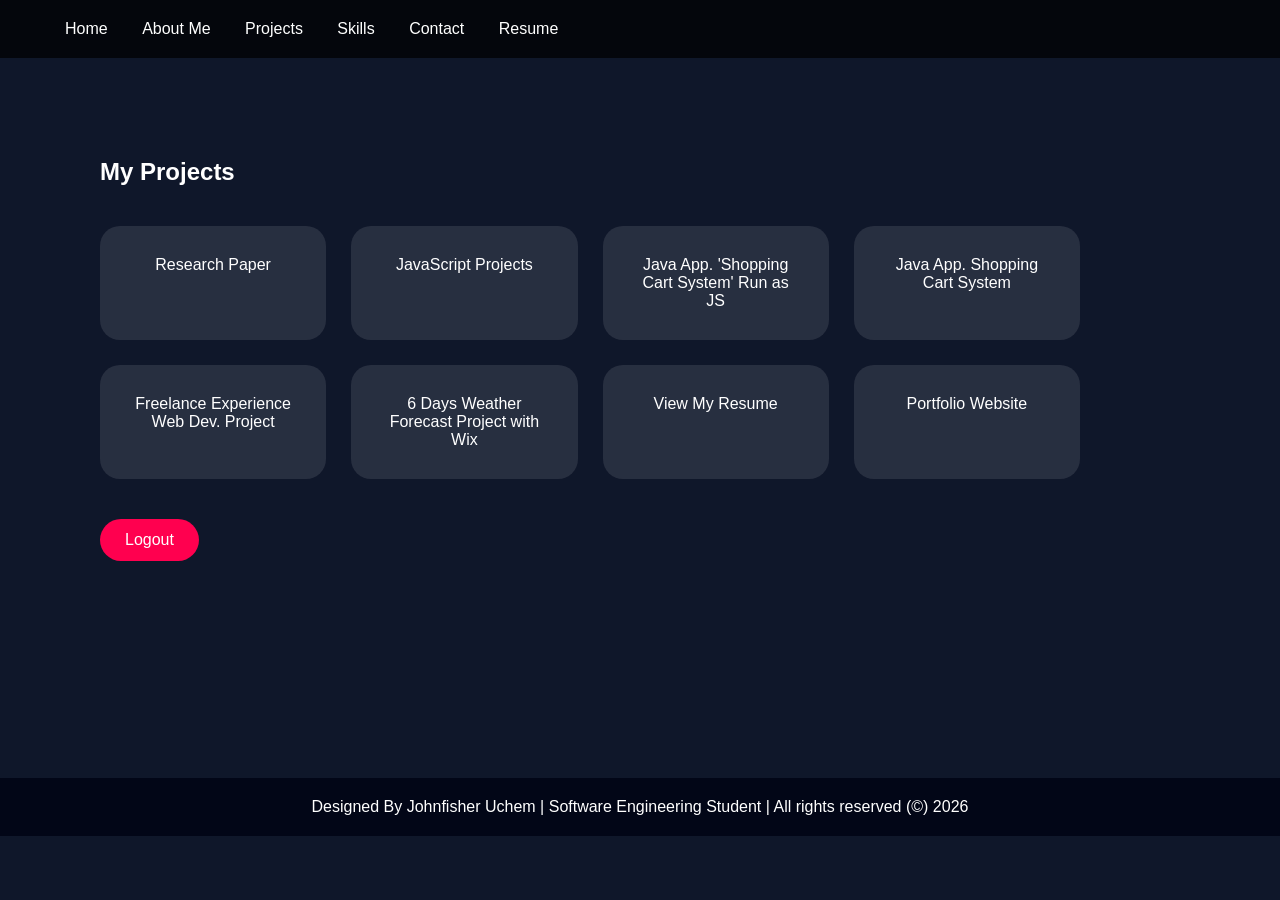
<file: projects.html>
<!DOCTYPE html>
<html lang="en">

<head>
    <meta charset="UTF-8">
    <meta name="viewport" content="width=device-width, initial-scale=1.0">
    <title>Projects</title>
    <link rel="stylesheet" href="style.css">
</head>

<body>

    <header>

        <!--   <h1>Johnfisher Uchem</h1>   -->

        <nav>
            <a href="index.html">Home</a>
            <a href="about.html">About Me</a>
            <a href="projects.html">Projects</a>
            <a href="skills.html">Skills</a>
            <a href="contact.html">Contact</a>
            <a href="Resume.pdf" target="_blank">Resume</a>
        </nav>
    </header>

    <section class="page-section">

        <h2>My Projects</h2>

        <div class="projects-grid">

            <a href="Research Paper.pdf" class="project-card" target="_blank">Research Paper</a>
                        <a href="JavaScript Projects.html" class="project-card" target="_blank">JavaScript Projects</a>
            <a href="shopping-cart-system.html" class="project-card" target="_blank">Java App. 'Shopping Cart System' Run as JS</a>
            <a href="https://github.com/johnfisher22/shopping-cart-system/tree/main/shopping-cart-system/ShoppingCartSystem/src/shoppingCart" class="project-card" target="_blank">Java App. Shopping Cart System</a>
            <a href=" https://wehopeforcare.org" class="project-card" target="_blank">Freelance Experience Web Dev. Project</a>
            <a href="https://johnfisheruchem.wixsite.com/johnfisher" class="project-card" target="_blank">6 Days Weather Forecast Project with Wix</a>
            <a href="Resume.pdf" class="project-card" target="_blank">View My Resume</a>
            <a href="index.html" class="project-card" target="_blank">Portfolio Website</a>
    
        </div>

        <a href="index.html" class="logout-btn">Logout</a>

    </section>

    <footer>
        <p>Designed By Johnfisher Uchem | Software Engineering Student | All rights reserved  (©) 2026</p>
    </footer>

</body>

</html>
</file>
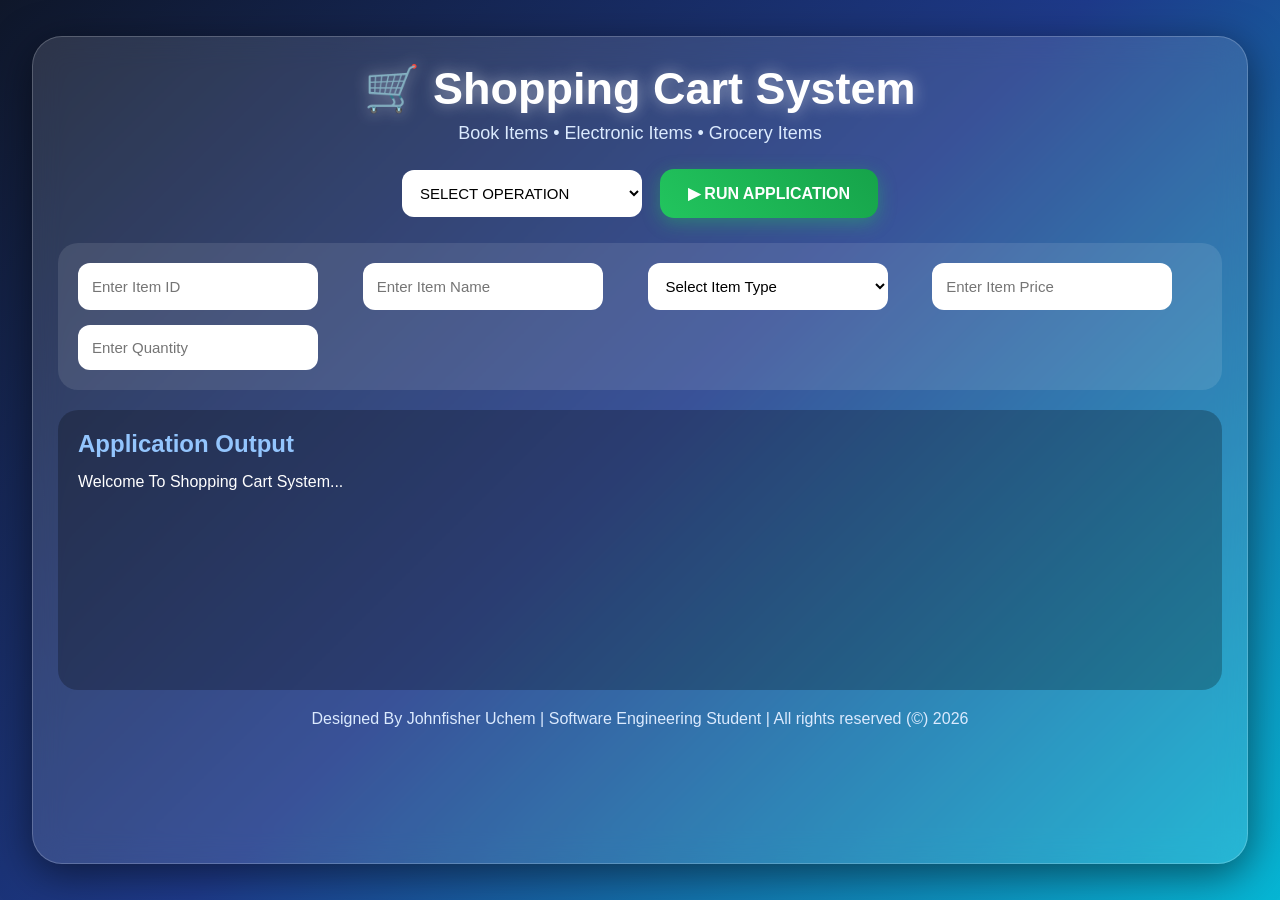
<file: shopping-cart-system.html>
<!DOCTYPE html>
<html lang="en">
<head>
<meta charset="UTF-8">
<meta name="viewport" content="width=device-width, initial-scale=1.0">

<title>Shopping Cart System</title>

<style>

*{
    margin:0;
    padding:0;
    box-sizing:border-box;
    font-family:Segoe UI, sans-serif;
}

body{
    height:100vh;
    display:flex;
    justify-content:center;
    align-items:center;
    background:linear-gradient(135deg,#0f172a,#1e3a8a,#06b6d4);
    overflow:hidden;
}

/* MAIN CONTAINER */

.container{
    width:95%;
    max-width:1250px;
    height:92vh;
    background:rgba(255,255,255,0.12);
    border-radius:30px;
    backdrop-filter:blur(15px);
    box-shadow:0 10px 40px rgba(0,0,0,0.5);
    border:1px solid rgba(255,255,255,0.2);
    padding:25px;
    overflow:auto;
    color:white;
}

/* TITLE */

.title{
    text-align:center;
    font-size:45px;
    font-weight:bold;
    margin-bottom:8px;
    color:#fff;
    text-shadow:0 0 15px rgba(255,255,255,0.5);
}

.subtitle{
    text-align:center;
    margin-bottom:25px;
    color:#dbeafe;
    font-size:18px;
}

/* TOP PANEL */

.top-panel{
    display:flex;
    justify-content:center;
    align-items:center;
    flex-wrap:wrap;
    gap:18px;
    margin-bottom:25px;
}

select,input{
    padding:14px;
    border:none;
    border-radius:12px;
    outline:none;
    font-size:15px;
    width:240px;
    background:white;
}

/* BUTTON */

.run-btn{
    padding:15px 28px;
    border:none;
    border-radius:14px;
    background:linear-gradient(45deg,#22c55e,#16a34a);
    color:white;
    font-size:16px;
    font-weight:bold;
    cursor:pointer;
    transition:0.3s;
    box-shadow:0 5px 18px rgba(34,197,94,0.4);
}

.run-btn:hover{
    transform:scale(1.08);
}

/* INPUT AREA */

.form-area{
    display:grid;
    grid-template-columns:repeat(auto-fit,minmax(220px,1fr));
    gap:15px;
    background:rgba(255,255,255,0.1);
    padding:20px;
    border-radius:20px;
    margin-bottom:20px;
}

/* OUTPUT BOX */

.output{
    background:rgba(0,0,0,0.25);
    border-radius:20px;
    padding:20px;
    min-height:280px;
    overflow:auto;
}

.output h2{
    margin-bottom:15px;
    color:#93c5fd;
}

/* TABLE */

table{
    width:100%;
    border-collapse:collapse;
    margin-top:15px;
}

th,td{
    padding:14px;
    border-bottom:1px solid rgba(255,255,255,0.15);
    text-align:center;
}

th{
    background:#2563eb;
}

/* MESSAGE STYLES */

.success{
    color:#22c55e;
    font-weight:bold;
    margin-top:15px;
}

.error{
    color:#ef4444;
    font-weight:bold;
    margin-top:15px;
}

.warning{
    color:#facc15;
    font-weight:bold;
    margin-top:15px;
}

.checkout-box{
    margin-top:20px;
    padding:25px;
    border-radius:20px;
    background:rgba(255,255,255,0.12);
    text-align:center;
    font-size:22px;
    font-weight:bold;
    line-height:1.8;
}

.footer{
    text-align:center;
    margin-top:20px;
    color:#dbeafe;
}

</style>
</head>

<body>

<div class="container">

    <div class="title">🛒 Shopping Cart System</div>

    <div class="subtitle">
        Book Items • Electronic Items • Grocery Items
    </div>

    <!-- OPERATION MENU -->

    <div class="top-panel">

        <select id="operation">

            <option value="">SELECT OPERATION</option>

            <option value="1">1 TO ADD NEW ITEM TO CART</option>
            <option value="2">2 TO VIEW YOUR SHOPPING CART</option>
            <option value="3">3 TO UPDATE AN ITEM</option>
            <option value="4">4 TO REMOVE AN ITEM</option>
            <option value="5">5 TO SAVE ITEMS TO TEXT FILE</option>
            <option value="6">6 EMPTY SHOPPING CART</option>
            <option value="7">7 TO CHECKOUT YOUR SHOPPING CART</option>
            <option value="8">8 TO VIEW ITEMS BY TYPE</option>
            <option value="9">9 TO SEARCH AN ITEM BY ID</option>
            <option value="10">10 TO EXIT THE PROGRAM</option>

        </select>

        <button class="run-btn" onclick="runApplication()">
            ▶ RUN APPLICATION
        </button>

    </div>

    <!-- INPUT SECTION -->

    <div class="form-area">

        <input type="text" id="itemId" placeholder="Enter Item ID">

        <input type="text" id="itemName" placeholder="Enter Item Name">

        <select id="itemType">
            <option value="">Select Item Type</option>
            <option value="Book">Book</option>
            <option value="Electronic">Electronic</option>
            <option value="Grocery">Grocery</option>
        </select>

        <input type="number" id="itemPrice" placeholder="Enter Item Price">

        <input type="number" id="itemQty" placeholder="Enter Quantity">

    </div>

    <!-- OUTPUT -->

    <div class="output" id="output">

        <h2>Application Output</h2>

        <p>Welcome To Shopping Cart System...</p>

    </div>

    <div class="footer">
    Designed By Johnfisher Uchem | Software Engineering Student | All rights reserved  (©) 2026
    </div>

</div>

<script>

/* SHOPPING CART ARRAY */

let shoppingCart = [];

/* CLEAR OUTPUT */

function clearOutput(){

    document.getElementById("output").innerHTML = `
        <h2>Application Output</h2>
    `;
}

/* RESET INPUT FIELDS */

function resetInputs(){

    document.getElementById("itemId").value = "";
    document.getElementById("itemName").value = "";
    document.getElementById("itemType").value = "";
    document.getElementById("itemPrice").value = "";
    document.getElementById("itemQty").value = "";
}

/* DISPLAY MESSAGE */

function showMessage(message,type="success"){

    document.getElementById("output").innerHTML += `
        <div class="${type}">
            ${message}
        </div>
    `;
}

/* GET INPUT VALUES */

function getItemData(){

    return{

        id:document.getElementById("itemId").value.trim(),
        name:document.getElementById("itemName").value.trim(),
        type:document.getElementById("itemType").value,
        price:parseFloat(document.getElementById("itemPrice").value),
        quantity:parseInt(document.getElementById("itemQty").value)

    };
}

/* MAIN APPLICATION */

function runApplication(){

    clearOutput();

    const operation = document.getElementById("operation").value;

    switch(operation){

        case "1":
            addItem();
            break;

        case "2":
            viewCart();
            break;

        case "3":
            updateItem();
            break;

        case "4":
            removeItem();
            break;

        case "5":
            saveToFile();
            break;

        case "6":
            emptyCart();
            break;

        case "7":
            checkout();
            break;

        case "8":
            viewItemsByType();
            break;

        case "9":
            searchItem();
            break;

        case "10":
            exitProgram();
            break;

        default:
            showMessage("❌ INVALID INPUT! PLEASE SELECT AN OPERATION.", "error");
    }

}

/* ADD ITEM */

function addItem(){

    const item = getItemData();

    if(
        item.id === "" ||
        item.name === "" ||
        item.type === "" ||
        isNaN(item.price) ||
        isNaN(item.quantity)
    ){

        showMessage("❌ PLEASE ENTER VALID ITEM DETAILS.", "error");
        resetInputs();
        return;
    }

    shoppingCart.push(item);

    showMessage("✅ ITEM ADDED SUCCESSFULLY!");

    resetInputs();

    viewCart();
}

/* VIEW CART */

function viewCart(){

    if(shoppingCart.length === 0){

        showMessage("⚠ SHOPPING CART IS EMPTY.", "warning");
        resetInputs();
        return;
    }

    let html = `

        <h2>Your Shopping Cart</h2>

        <table>

            <tr>

                <th>ID</th>
                <th>NAME</th>
                <th>TYPE</th>
                <th>PRICE</th>
                <th>QUANTITY</th>
                <th>TOTAL</th>

            </tr>

    `;

    shoppingCart.forEach(item=>{

        html += `

            <tr>

                <td>${item.id}</td>
                <td>${item.name}</td>
                <td>${item.type}</td>
                <td>$${item.price.toFixed(2)}</td>
                <td>${item.quantity}</td>
                <td>$${(item.price*item.quantity).toFixed(2)}</td>

            </tr>

        `;
    });

    html += `</table>`;

    document.getElementById("output").innerHTML = html;

    resetInputs();
}

/* UPDATE ITEM */

function updateItem(){

    const item = getItemData();

    let found = shoppingCart.find(i => i.id === item.id);

    if(!found){

        showMessage("❌ ITEM ID NOT FOUND.", "error");
        resetInputs();
        return;
    }

    found.name = item.name || found.name;
    found.type = item.type || found.type;
    found.price = !isNaN(item.price) ? item.price : found.price;
    found.quantity = !isNaN(item.quantity) ? item.quantity : found.quantity;

    showMessage("✅ ITEM UPDATED SUCCESSFULLY!");

    resetInputs();

    viewCart();
}

/* REMOVE ITEM */

function removeItem(){

    const id = document.getElementById("itemId").value.trim();

    const index = shoppingCart.findIndex(i => i.id === id);

    if(index === -1){

        showMessage("❌ ITEM NOT FOUND.", "error");
        resetInputs();
        return;
    }

    shoppingCart.splice(index,1);

    showMessage("✅ ITEM REMOVED SUCCESSFULLY!");

    resetInputs();

    viewCart();
}

/* SAVE TO TEXT FILE */

function saveToFile(){

    if(shoppingCart.length === 0){

        showMessage("❌ NO ITEMS AVAILABLE TO SAVE.", "error");
        resetInputs();
        return;
    }

    let text = "SHOPPING CART ITEMS\n\n";

    shoppingCart.forEach(item=>{

        text += `
ID: ${item.id}
NAME: ${item.name}
TYPE: ${item.type}
PRICE: ${item.price}
QUANTITY: ${item.quantity}

---------------------------
`;

    });

    const blob = new Blob([text],{type:"text/plain"});

    const link = document.createElement("a");

    link.href = URL.createObjectURL(blob);

    link.download = "shopping_cart.txt";

    link.click();

    showMessage("✅ ITEMS SAVED TO TEXT FILE SUCCESSFULLY!");

    resetInputs();
}

/* EMPTY CART */

function emptyCart(){

    shoppingCart = [];

    showMessage("🗑 SHOPPING CART EMPTIED SUCCESSFULLY!");

    resetInputs();
}

/* CHECKOUT */

function checkout(){

    if(shoppingCart.length === 0){

        showMessage("❌ SHOPPING CART IS EMPTY.", "error");
        resetInputs();
        return;
    }

    let total = 0;

    shoppingCart.forEach(item=>{

        total += item.price * item.quantity;

    });

    document.getElementById("output").innerHTML = `

        <div class="checkout-box">

            🛍 TOTAL ITEMS: ${shoppingCart.length}
            <br><br>

            💲 GRAND TOTAL: $${total.toFixed(2)}
            <br><br>

            ✅ THANK YOU FOR SHOPPING!

        </div>

    `;

    resetInputs();
}

/* VIEW BY TYPE */

function viewItemsByType(){

    const type = document.getElementById("itemType").value;

    if(type === ""){

        showMessage("❌ PLEASE SELECT ITEM TYPE.", "error");
        resetInputs();
        return;
    }

    const filtered = shoppingCart.filter(i => i.type === type);

    if(filtered.length === 0){

        showMessage(`⚠ NO ${type.toUpperCase()} ITEMS FOUND.`, "warning");
        resetInputs();
        return;
    }

    let html = `

        <h2>${type} Items</h2>

        <table>

            <tr>

                <th>ID</th>
                <th>NAME</th>
                <th>PRICE</th>
                <th>QUANTITY</th>

            </tr>

    `;

    filtered.forEach(item=>{

        html += `

            <tr>

                <td>${item.id}</td>
                <td>${item.name}</td>
                <td>$${item.price}</td>
                <td>${item.quantity}</td>

            </tr>

        `;
    });

    html += `</table>`;

    document.getElementById("output").innerHTML = html;

    resetInputs();
}

/* SEARCH ITEM */

function searchItem(){

    const id = document.getElementById("itemId").value.trim();

    const item = shoppingCart.find(i => i.id === id);

    if(!item){

        showMessage("❌ ITEM NOT FOUND.", "error");
        resetInputs();
        return;
    }

    document.getElementById("output").innerHTML = `

        <h2>Item Found</h2>

        <table>

            <tr>

                <th>ID</th>
                <th>NAME</th>
                <th>TYPE</th>
                <th>PRICE</th>
                <th>QUANTITY</th>

            </tr>

            <tr>

                <td>${item.id}</td>
                <td>${item.name}</td>
                <td>${item.type}</td>
                <td>$${item.price}</td>
                <td>${item.quantity}</td>

            </tr>

        </table>

    `;

    resetInputs();
}

/* EXIT PROGRAM */

function exitProgram(){

    document.getElementById("output").innerHTML = `

        <div class="checkout-box">

            ✅ PROGRAM CLOSED SUCCESSFULLY
            <br><br>

            👋 THANK YOU FOR USING THE SHOPPING CART SYSTEM

        </div>

    `;

    resetInputs();

    setTimeout(()=>{

        document.querySelector(".container").style.display = "none";

        alert("Application Closed Successfully!");

    },2500);

}

</script>

</body>
</html>
</file>
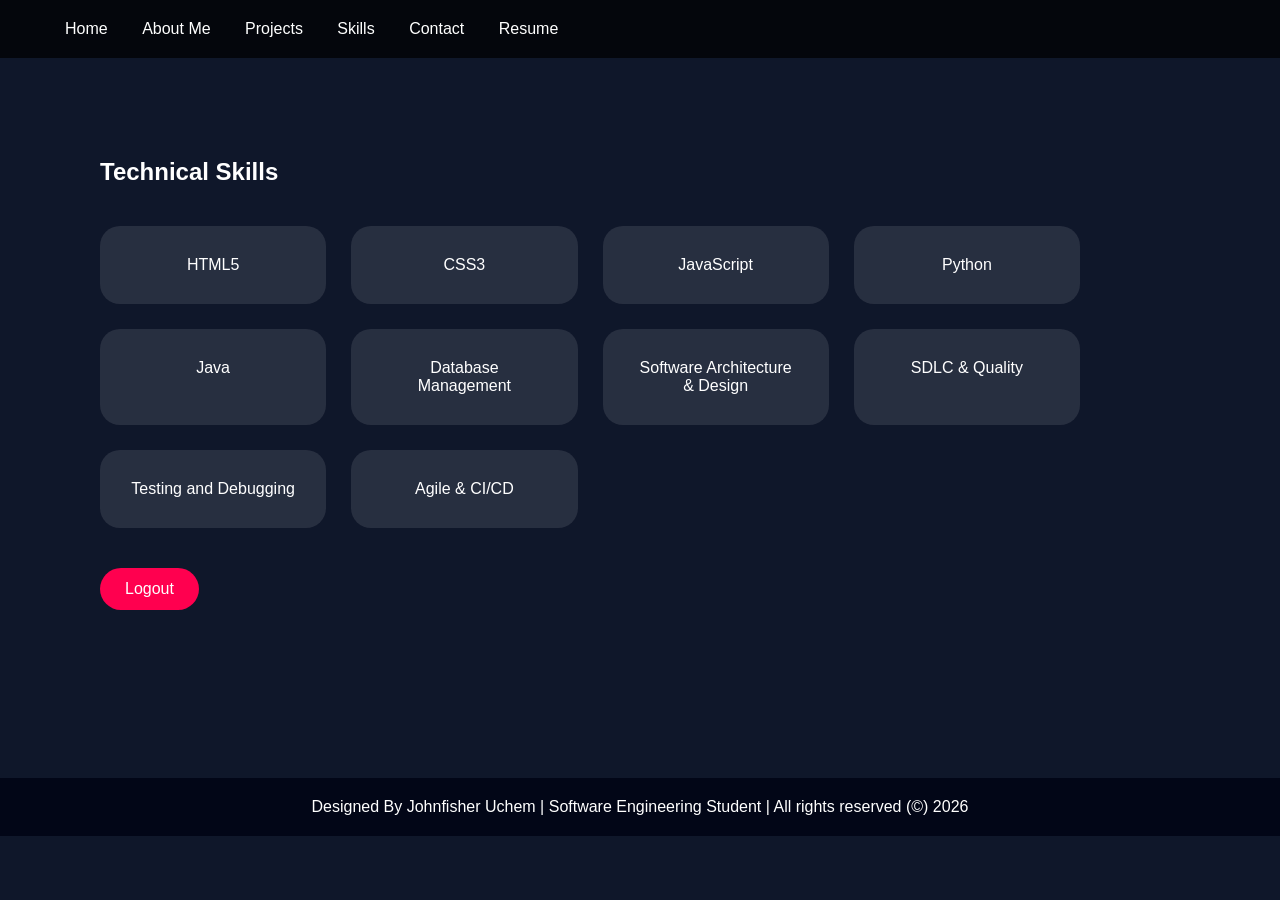
<file: skills.html>
<!DOCTYPE html>
<html lang="en">

<head>
    <meta charset="UTF-8">
    <meta name="viewport" content="width=device-width, initial-scale=1.0">
    <title>Skills</title>
    <link rel="stylesheet" href="style.css">
</head>

<body>

    <header>

        <!--   <h1>Johnfisher Uchem</h1> -->
        <nav>
            <a href="index.html">Home</a>
            <a href="about.html">About Me</a>
            <a href="projects.html">Projects</a>
            <a href="skills.html">Skills</a>
            <a href="contact.html">Contact</a>
            <a href="Resume.pdf" target="_blank">Resume</a>
        </nav>
    </header>

    <section class="page-section">

        <h2>Technical Skills</h2>

        <div class="skills-container">

            <div class="skill-card">HTML5</div>
            <div class="skill-card">CSS3</div>
            <div class="skill-card">JavaScript</div>
            <div class="skill-card">Python</div>
            <div class="skill-card">Java</div>
            <div class="skill-card">Database Management</div>
            <div class="skill-card">Software Architecture & Design</div>
            <div class="skill-card"> SDLC & Quality</div>
            <div class="skill-card">Testing and Debugging</div>
            <div class="skill-card">Agile & CI/CD</div>

        </div>

        <a href="index.html" class="logout-btn">Logout</a>

    </section>

    <footer>
       <p>Designed By Johnfisher Uchem | Software Engineering Student | All rights reserved (©) 2026</p>
    </footer>

</body>

</html>
</file>
<file: style.css>
* {
    margin: 0;
    padding: 0;
    box-sizing: border-box;
    font-family: Arial, Helvetica, sans-serif;
}

body {
    min-height: 100vh;
    background: #0f172a;
    color: white;
}

header {
    display: flex;
    justify-content: space-between;
    align-items: center;
    padding: 20px 50px;
    background: rgba(0, 0, 0, 0.7);
    backdrop-filter: blur(10px);
    position: sticky;
    top: 0;
    z-index: 100;
}

header h1 {
    color: #00f7ff;
}

nav a {
    color: white;
    text-decoration: none;
    margin: 0 15px;
    transition: 0.3s;
}

nav a:hover {
    color: #00f7ff;
}

footer {
    text-align: center;
    padding: 20px;
    background: #020617;
}

.home-body {
    background: url('https://images.unsplash.com/photo-1508780709619-79562169bc64') center/cover no-repeat;
}

.overlay {
    position: absolute;
    width: 100%;
    height: 100%;
    background: rgba(0, 0, 0, 0.6);
    top: 0;
    left: 0;
}

.login-container {
    display: flex;
    justify-content: center;
    align-items: center;
    height: 85vh;
    position: relative;
    z-index: 10;
}

.login-form {
    width: 400px;
    background: rgba(255, 255, 255, 0.1);
    padding: 40px;
    border-radius: 20px;
    backdrop-filter: blur(15px);
    animation: slideUp 1.5s ease;
}

.login-form h2 {
    text-align: center;
    margin-bottom: 20px;
}

.login-form input {
    width: 100%;
    padding: 12px;
    margin: 12px 0;
    border: none;
    border-radius: 10px;
}

.password-box {
    display: flex;
    justify-content: space-between;
    align-items: center;
    margin-top: 10px;
}

.password-box button {
    padding: 8px 15px;
    border: none;
    border-radius: 10px;
    background: #00f7ff;
    cursor: pointer;
}

.login-btn {
    width: 100%;
    padding: 12px;
    border: none;
    background: #00f7ff;
    color: black;
    margin-top: 20px;
    border-radius: 10px;
    cursor: pointer;
    font-weight: bold;
}

.page-section {
    padding: 100px;
    margin-right: 100px;
    text-align: justify;
    min-height: 80vh;
}

.about-container {
    display: flex;
    flex-wrap: wrap;
    gap: 40px;
    align-items: center;
    margin-top: 30px;
}

.profile-card img {

    float: left;
    width: 200px;
    height: 200px;
    margin-right: 15px;
    border-radius: 20px;
    

}

.about-text {
    
    flex: 1;
    margin-top: 0;
}

.projects-grid,
.skills-container {
    display: grid;
    grid-template-columns: repeat(auto-fit, minmax(220px, 1fr));
    gap: 25px;
    margin-top: 40px;
}

.project-card,
.skill-card {
    background: rgba(255, 255, 255, 0.1);
    padding: 30px;
    border-radius: 20px;
    text-align: center;
    text-decoration: none;
    color: white;
    transition: 0.5s;
}

.project-card:hover,
.skill-card:hover {
    transform: translateY(-10px) scale(1.05);
    background: #00f7ff;
    color: black;
}

.contact-form {
    max-width: 500px;
    margin: auto;
    display: flex;
    flex-direction: column;
    gap: 20px;
}

.contact-form input {
    padding: 15px;
    border-radius: 10px;
    border: 1px solid #ccc;
}

.contact-form textarea {
    width: 100%;
    padding: 12px;
    border: 1px solid #ccc;
    border-radius: 4px;
    box-sizing: border-box;
    margin-top: 6px;
    margin-bottom: 16px;
    resize: vertical;
    border-radius: 10px;
}

.contact-form button {
    padding: 15px;
    border: none;
    border-radius: 10px;
    background: #00f7ff;
    cursor: pointer;
    font-weight: bold;
}

.logout-btn {
    display: inline-block;
    margin-top: 40px;
    padding: 12px 25px;
    background: #ff004f;
    color: white;
    text-decoration: none;
    border-radius: 30px;
    transition: 0.4s;
}

.logout-btn:hover {
    background: white;
    color: #ff004f;
}

.fade-in {
    animation: fadeIn 2s ease;
}

.floating {
    animation: float 3s ease-in-out infinite;
}

@keyframes fadeIn {
    from {
        opacity: 0;
        transform: translateY(20px);
    }

    to {
        opacity: 1;
        transform: translateY(0);
    }
}

@keyframes float {
    0% {
        transform: translateY(0px);
    }

    50% {
        transform: translateY(-15px);
    }

    100% {
        transform: translateY(0px);
    }
}

@keyframes slideUp {
    from {
        transform: translateY(100px);
        opacity: 0;
    }

    to {
        transform: translateY(0);
        opacity: 1;
    }
}

@media(max-width:768px) {

    header {
        flex-direction: column;
    }

    nav {
        margin-top: 10px;
    }

    .about-container {
        flex-direction: column;
    }

    .login-form {
        width: 90%;
    }
}
</file>
